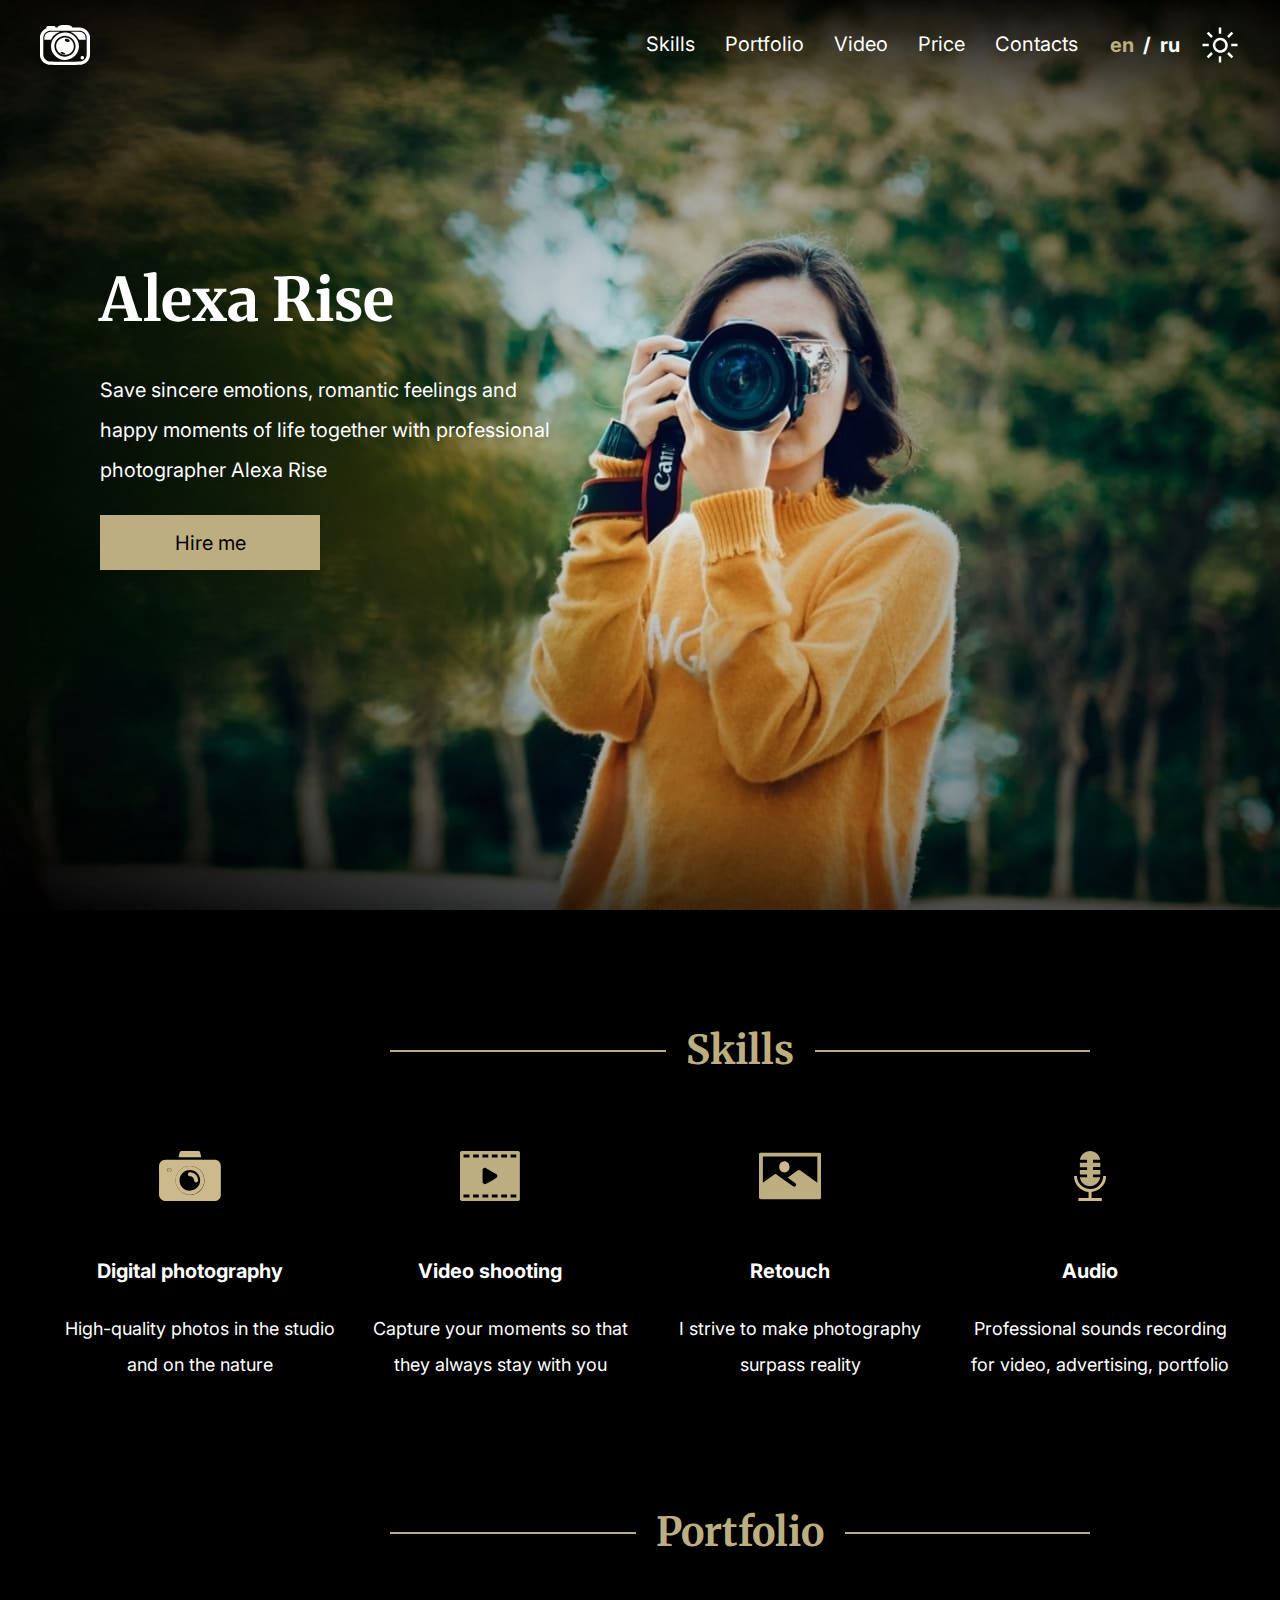
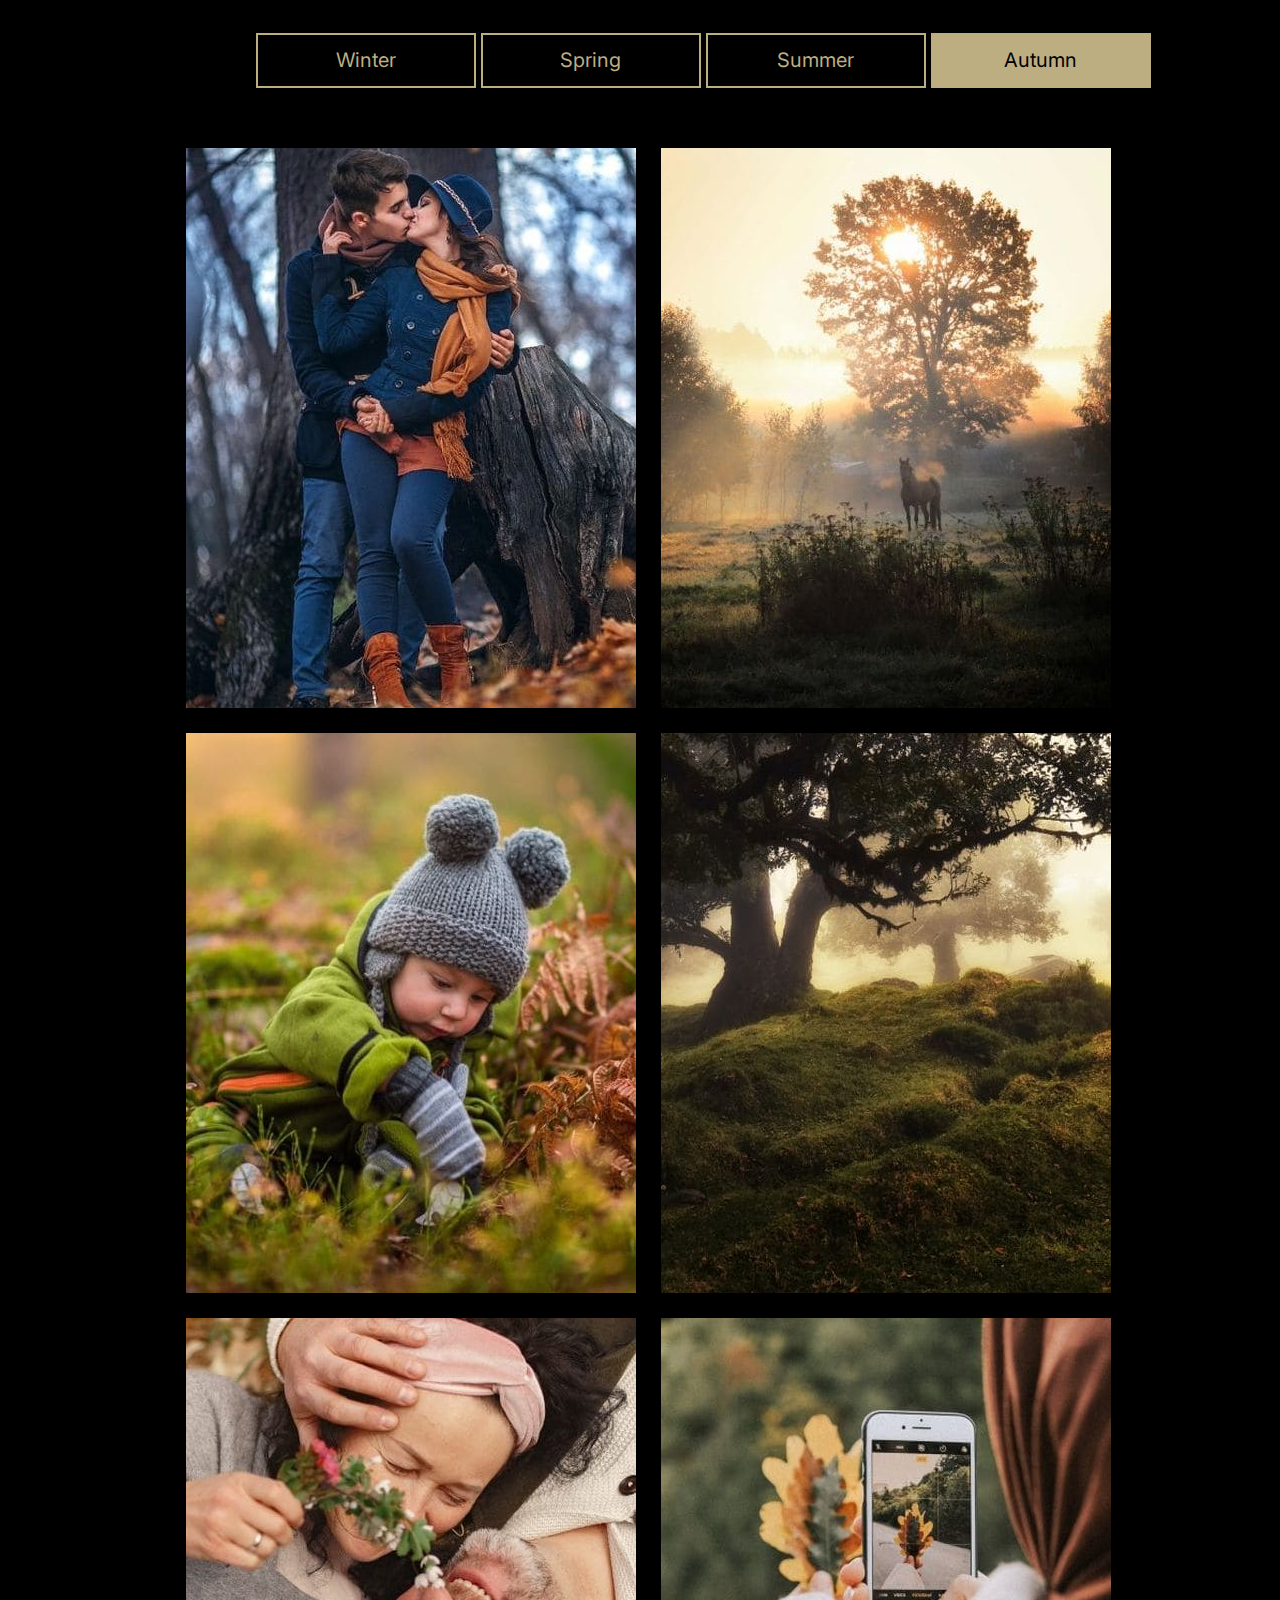
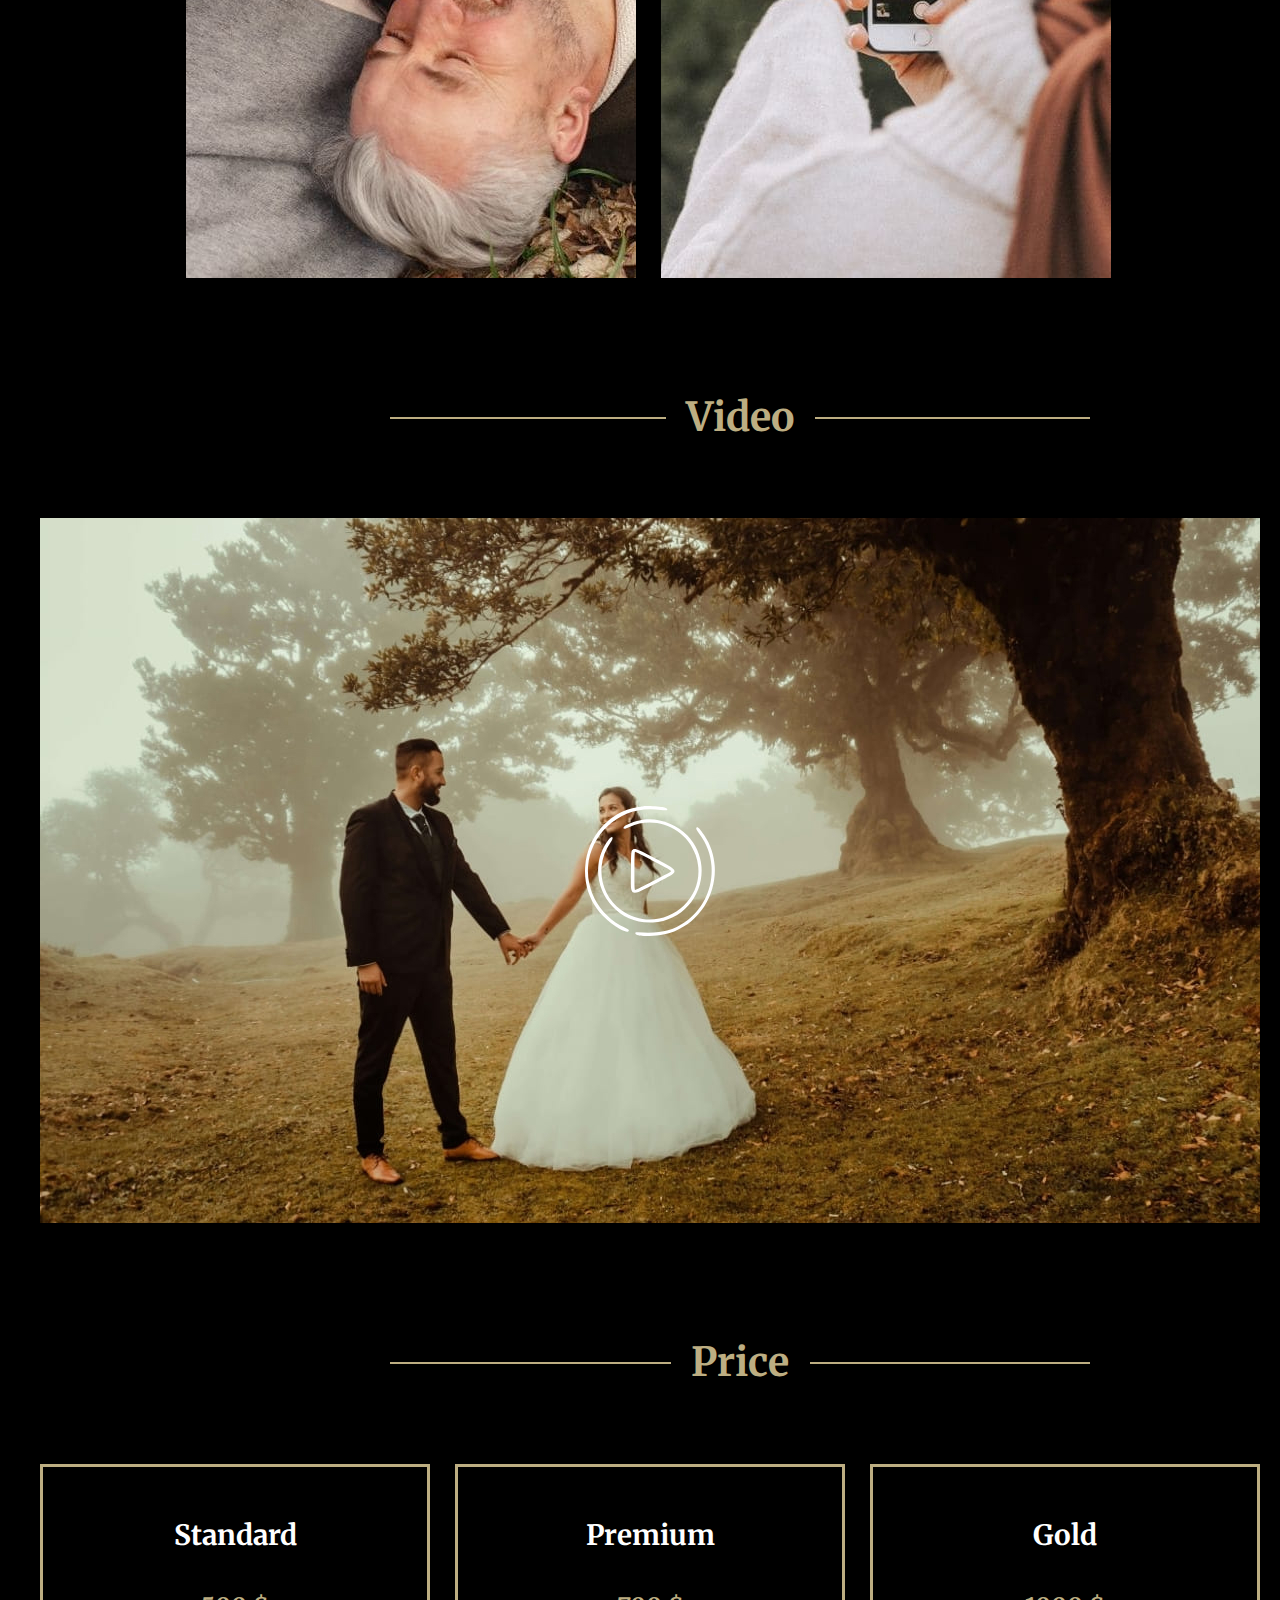
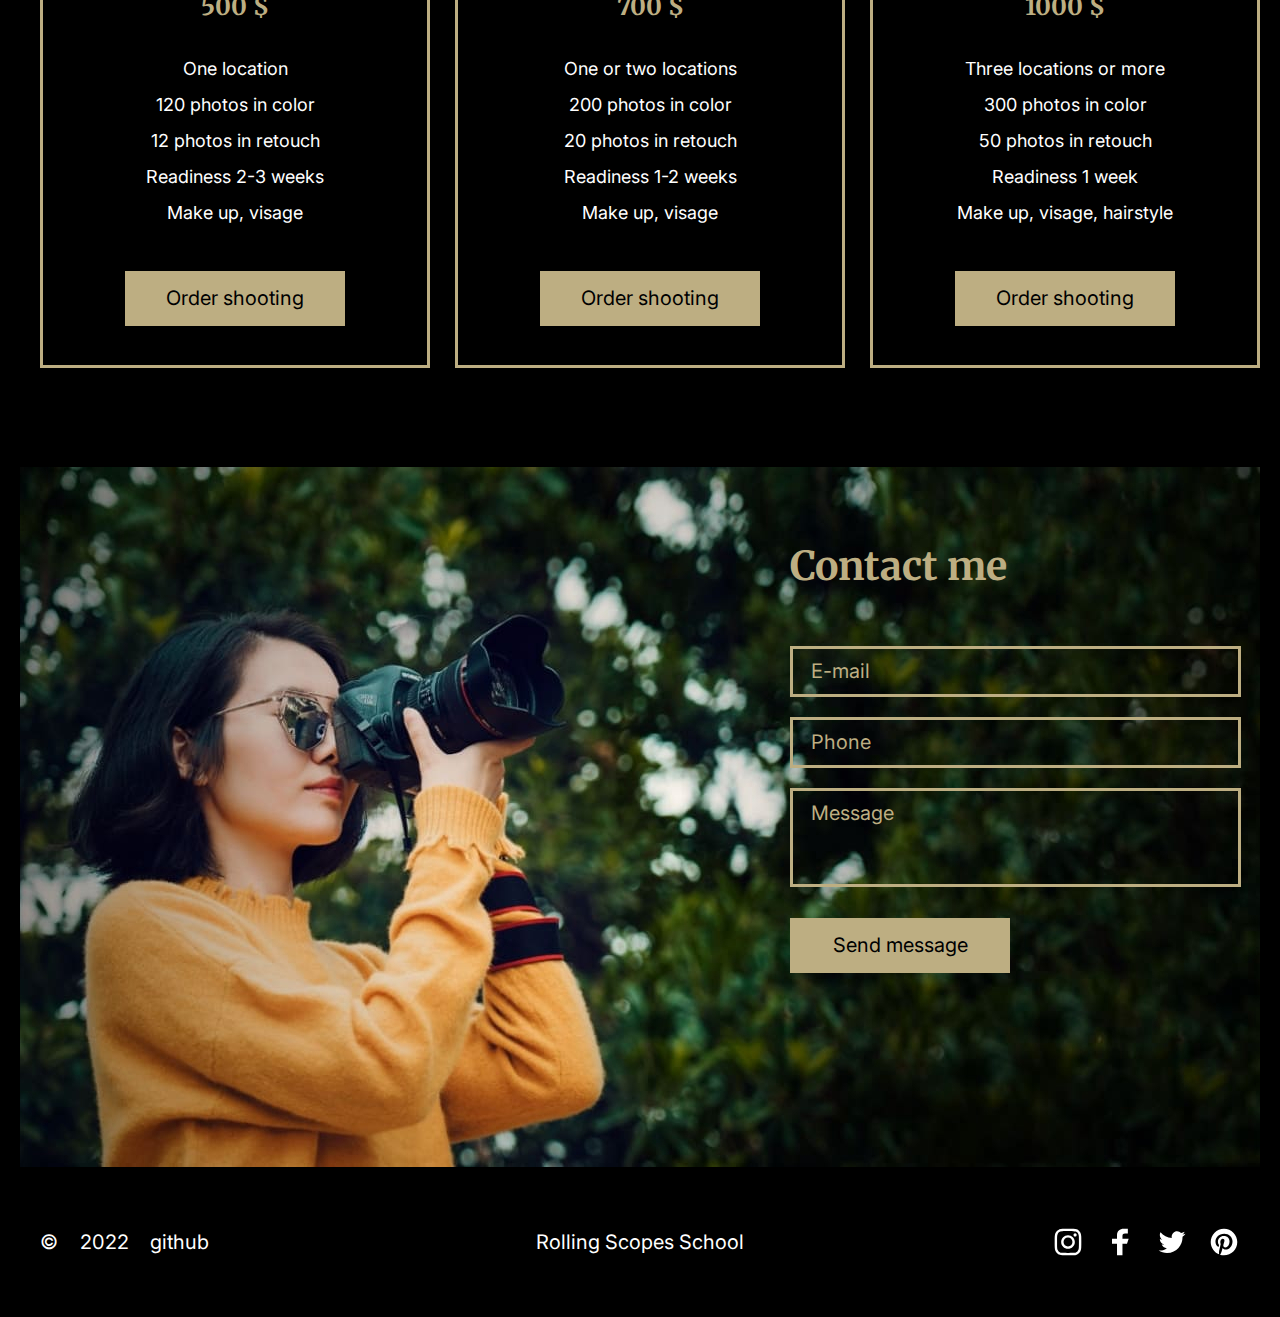
<file: portfolio/index.html>
<!DOCTYPE html>
<html lang="en">

<head>
    <meta charset="utf-8">
    <meta http-equiv="X-UA-Compatible" content="IE=edge">
    <meta name="viewport" content="width=device-width, initial-scale=1.0">
    <title>Portfolio</title>

    <link href="https://fonts.googleapis.com/css?family=Merriweather:400,700&display=swap&subset=cyrillic-ext"
        rel="stylesheet" />
    <link rel="preconnect" href="https://fonts.gstatic.com" crossorigin>
    <link
        href="https://fonts.googleapis.com/css2?family=Inter:wght@400;700&family=Merriweather:wght@700&display=swap&subset=cyrillic-ext"
        rel="stylesheet">

    <link rel="stylesheet" href="./style.css">
    <link rel="stylesheet" href="" class="style">

    <link rel="icon" href="assets/logo.ico">
</head>

<body>
    <header class="header">
        <div class="container header-container">
            <div class="header-logo"></div>
            <nav class="header-nav close">
                <ul class="header-nav-list">
                    <li class="header-nav-item"><a href="#skills" class="nav-link" data-i18="skills">Skills</a></li>
                    <li class="header-nav-item"><a href="#portfolio" class="nav-link" data-i18="portfolio">Portfolio</a>
                    </li>
                    <li class="header-nav-item"><a href="#video" class="nav-link" data-i18="video">Video</a></li>
                    <li class="header-nav-item"><a href="#price" class="nav-link" data-i18="price">Price</a></li>
                    <li class="header-nav-item"><a href="#contacts" class="nav-link" data-i18="contacts">Contacts</a>
                    </li>
                </ul>
            </nav>
            <div class="languages">
                <div class="eng lang-active" id="eng">en</div>
                <div class="slash">/</div>
                <div class="ru" id="rus">ru</div>
            </div>
            <div class="header-burger burger">
                <span class="burger-line burger-line-1"></span>
                <span class="burger-line burger-line-2"></span>
                <span class="burger-line burger-line-3"></span>
            </div>
            <div class="sun"></div>

        </div>
    </header>

    <main class="main">
        <section class="container hero-container">

            <div class="hero-section">
                <h1 data-i18="hero-title">Alexa Rise</h1>
                <div class="about-hero">
                    <p data-i18="hero-text">Save sincere emotions, romantic feelings and happy moments of life together
                        with professional
                        photographer Alexa Rise</p>
                </div>
                <button class="fill-button" data-i18="hire">Hire me</button>
            </div>

        </section>
        <section class="container" id="skills">
            <div class="header-two">
                <h2 class="section-title" data-i18="skills">Skills</h2>
            </div>
            <div class="skills-items">
                <div class="skill-item">
                    <h4 data-i18="skill-title-1">Digital photography</h4>
                    <div class="skill-about">
                        <p data-i18="skill-text-1">High-quality photos in the studio and on the nature</p>
                    </div>
                </div>
                <div class="skill-item">
                    <h4 data-i18="skill-title-2">Video shooting</h4>
                    <div class="skill-about">
                        <p data-i18="skill-text-2">Capture your moments so that they always stay with you</p>
                    </div>
                </div>
                <div class="skill-item">
                    <h4 data-i18="skill-title-3">Retouch</h4>
                    <div class="skill-about theme">
                        <p data-i18="skill-text-3">I strive to make photography surpass reality</p>
                    </div>
                </div>
                <div class="skill-item">
                    <h4 data-i18="skill-title-4">Audio</h4>
                    <div class="skill-about">
                        <p data-i18="skill-text-4">Professional sounds recording for video, advertising, portfolio</p>
                    </div>
                </div>
            </div>
        </section>
        <section class="container" id="portfolio">
            <div class="header-two">
                <h2 class="section-title" data-i18="portfolio">Portfolio</h2>
            </div>
            <div class="portfolio-buttons">
                <button class="empty-button" data-i18="winter">Winter</button>
                <button class="empty-button" data-i18="spring">Spring</button>
                <button class="empty-button" data-i18="summer">Summer</button>
                <button class="empty-button empty-button-active" data-i18="autumn">Autumn</button>
            </div>
            <div class="gallery">
                <img src="./assets/img/autumn/1.jpg" alt="portfolio image" class="portfolio-img">
                <img src="./assets/img/autumn/2.jpg" alt="portfolio image" class="portfolio-img">
                <img src="./assets/img/autumn/3.jpg" alt="portfolio image" class="portfolio-img">
                <img src="./assets/img/autumn/4.jpg" alt="portfolio image" class="portfolio-img">
                <img src="./assets/img/autumn/5.jpg" alt="portfolio image" class="portfolio-img">
                <img src="./assets/img/autumn/6.jpg" alt="portfolio image" class="portfolio-img">
            </div>
        </section>
        <section class="container" id="video">
            <div class="header-two">
                <h2 class="section-title" data-i18="video">Video</h2>
            </div>
            <div class="video-player">
                <div class="play-button"></div>
            </div>
        </section>
        <section class="container" id="price">

            <div class="header-two">
                <h2 class="section-title" data-i18="price">Price</h2>
            </div>
            <div class="price-cards">
                <div class="price-card">
                    <h3>Standard</h3>
                    <div class="cost">
                        <p>500 $</p>
                    </div>
                    <div class="description">
                        <p><span class="desc-span" data-i18="price-description-1-span-1">One location</span><span
                                class="desc-span" data-i18="price-description-1-span-2">120 photos in
                                color</span><span class="desc-span" data-i18="price-description-1-span-3">12 photos in
                                retouch</span><span class="desc-span" data-i18="price-description-1-span-4">Readiness
                                2-3 weeks</span><span class="desc-span" data-i18="price-description-1-span-5">Make up,
                                visage</span></p>
                    </div>
                    <button class="fill-button price-button" data-i18="order">Order shooting</button>
                </div>
                <div class="price-card">
                    <h3>Premium</h3>
                    <div class="cost">
                        <p>700 $</p>
                    </div>
                    <div class="description">
                        <p><span class="desc-span" data-i18="price-description-2-span-1">One or two
                                locations</span><span class="desc-span" data-i18="price-description-2-span-2">200 photos
                                in
                                color</span><span class="desc-span" data-i18="price-description-2-span-3">20 photos in
                                retouch</span><span class="desc-span" data-i18="price-description-2-span-4">Readiness
                                1-2 weeks</span><span class="desc-span" data-i18="price-description-2-span-5">Make up,
                                visage</span></p>
                    </div>
                    <button class="fill-button price-button" data-i18="order">Order shooting</button>

                </div>
                <div class="price-card">
                    <h3>Gold</h3>
                    <div class="cost">
                        <p>1000 $</p>
                    </div>
                    <div class="description">
                        <p><span class="desc-span" data-i18="price-description-3-span-1">Three locations or
                                more</span><span class="desc-span" data-i18="price-description-3-span-2">300 photos
                                in color</span><span class="desc-span" data-i18="price-description-3-span-3">50 photos
                                in retouch</span><span class="desc-span" data-i18="price-description-3-span-4">Readiness
                                1 week</span><span class="desc-span" data-i18="price-description-3-span-5">Make up,
                                visage,
                                hairstyle</span></p>
                    </div>
                    <button class="fill-button price-button" data-i18="order">Order shooting</button>
                </div>
            </div>
        </section>
        <section class="container">
            <div class="contacts" id="contacts">
                <div class="contacts-board">
                    <div class="header-contact">
                        <h2 class="section-title h2-contact" data-i18="contact-me">Contact me</h2>
                        <input type="email" class="email" placeholder="E-mail">
                        <input type="tel" class="email" placeholder="Phone" data-i18="phone">
                        <textarea name="message" class="message" id="message" cols="30" rows="10" placeholder="Message"
                            data-i18="message"></textarea>
                        <button class="fill-button" data-i18="send-message">Send message</button>
                    </div>
                </div>


            </div>
        </section>
    </main>

    <footer class="footer">
        <div class="container">
            <div class="footer-container">
                <div class="footer-links copyright">
                    <p>&copy;</p>
                    <p>2022</p><a href="https://github.com/MarmurokP" class="github-link">github</a>
                </div>
                <div class="footer-links"><a href="https://rs.school/js-stage0/" class="rs-link">Rolling Scopes
                        School</a>
                </div>

                <div class="footer-links">
                    <ul class="footer-nav-list">
                        <li class="footer-nav-item"><a href="https://www.instagram.com/" class="social-link"></a></li>
                        <li class="footer-nav-item"><a href="https://www.facebook.com/" class="social-link"></a></li>
                        <li class="footer-nav-item"><a href="https://www.twitter.com/" class="social-link"></a></li>
                        <li class="footer-nav-item"><a href="https://www.pinterest.com/" class="social-link"></a></li>
                    </ul>
                </div>
            </div>


        </div>
    </footer>

    <script type="module" src="./script/index.js"></script>
</body>

</html>
</file>
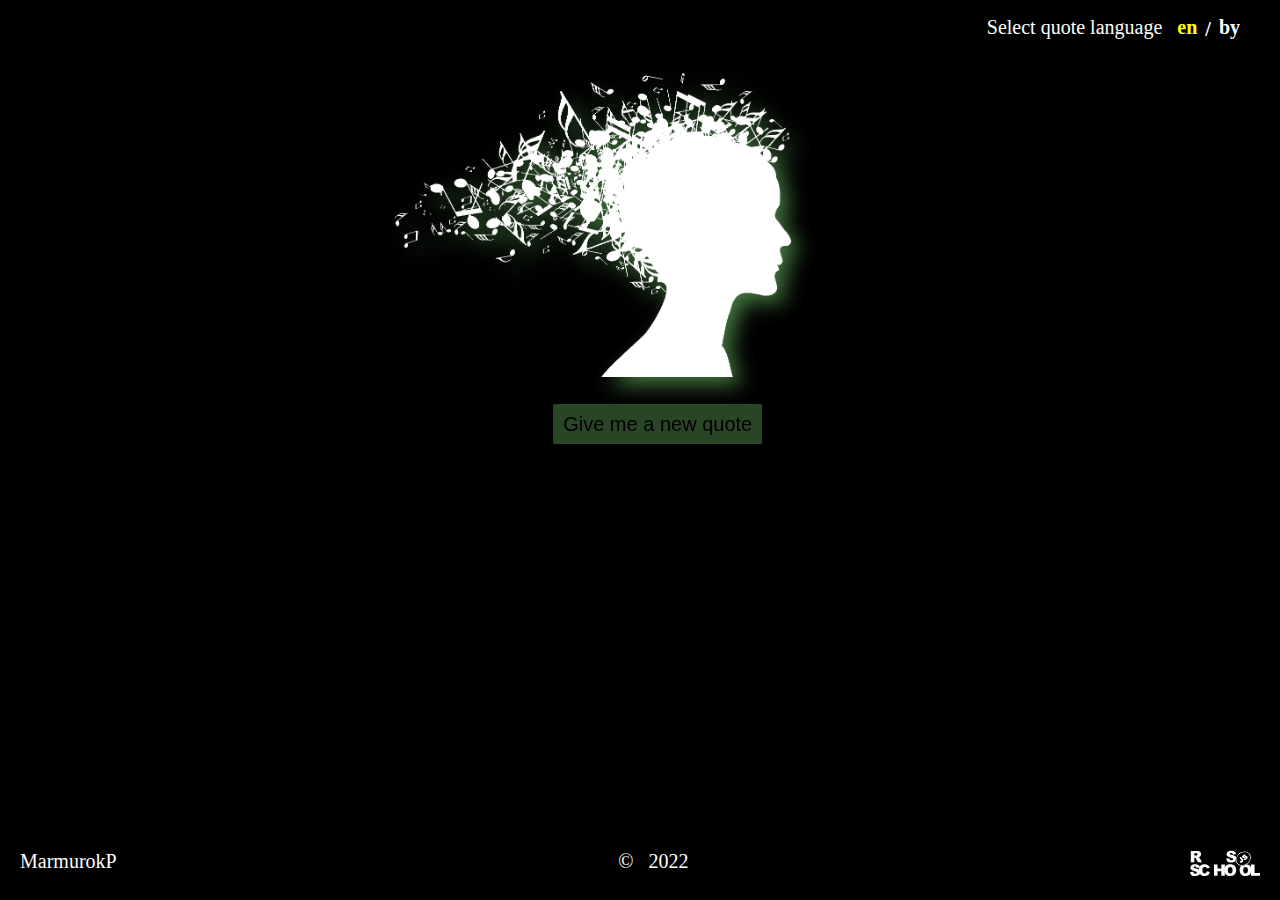
<file: random-jokes/index.html>
<!DOCTYPE html>
<html lang="en">

<head>
    <meta charset="UTF-8">
    <meta http-equiv="X-UA-Compatible" content="IE=edge">
    <meta name="viewport" content="width=device-width, initial-scale=1.0">
    <title>Random Jokes</title>


    <link href="https://fonts.googleapis.com/css?family=Caveat:600&display=swap&subset=cyrillic-ext" rel="stylesheet" />
    <link
        href="https://fonts.googleapis.com/css?family=Roboto+Serif:500,600,900,500italic&display=swap&subset=cyrillic-ext"
        rel="stylesheet" />
    <link href="https://fonts.googleapis.com/css?family=Dancing+Script:500&display=swap&subset=cyrillic-ext"
        rel="stylesheet" />
    <link rel="stylesheet" href="./style.css">
</head>


<body>
    <header>
        <div class="container">
            <div class="change-language">
                <div class="joke-language">Select quote language</div>
                <div class="languages">
                    <div class="lang eng lang-active">en</div>
                    <div class="slash">/</div>
                    <div class="lang by">by</div>
                </div>
            </div>
        </div>
    </header>

    <main>
        <div class="container joke-container">
            <div class="img-container"></div>
            <div class="jokes">
                <button class="change-joke">Give me a new quote</button>
                <div class="random-joke">
                    <p class="text"></p>
                    <div class="author"></div>
                </div>
            </div>

        </div>
    </main>

    <footer>
        <div class="container">
            <div class="footer-container">
                <div class="footer-links">
                    <a href="https://github.com/MarmurokP" class="github-link">MarmurokP</a>
                </div>
                <div class="footer-links copyright">
                    <p>&copy; <span class="year-span">2022</span></p>
                </div>
                <div class="footer-links"><a href="https://rs.school/js/" class="rs-link"></a>
                </div>


            </div>


        </div>
    </footer>


    <script src="./index.js"></script>
</body>

</html>
</file>
<file: portfolio/style.css>
:root {
    --color-gold: #bdae82;
    --color-black: #000;
    --color-white: #ffffff;
    --font1: 60px;
    --font2: 40px;
    --font3: 20px;
  }

  @media(max-width: 768px){
      :root{
          --font1: 32px;
          --font2: 20px;
          --font3: 18px;
      }
  }

html{
    scroll-behavior: smooth;
    background-color: var(--color-black);
}

body{
    margin: 0;
}

li{
    list-style: none;
}

ul{
    padding: 0;
}

.container{
    max-width: 1440px;
    margin: 0 auto;
    padding: 0 20px;     
}


h4{
    padding: 0;
    margin: 0;
}


.header-container{
    display: flex;  
    background: url(./assets/img/bg.jpg);   
    background-repeat: no-repeat;
    background-position: center 0;    
    min-height: 90px;         
}

.header-logo{
    display: flex;
    margin-top: 20px;
    margin-left: 20px;
    width: 50px;
    height: 50px; 
    background-image: url(./assets/svg/logo.svg); 
    background-size: contain;
    background-repeat: no-repeat;
    transition: .3s; 
    cursor: pointer;   
}

.header-logo:hover{
    filter: invert(15%) sepia(22%) saturate(470%) hue-rotate(5deg) brightness(80%) contrast(87%);    
}

.header-nav{
    margin-left: auto;
}

.header-nav-list{
    display: flex;
    justify-content: flex-end;
    align-items: center;
    list-style: none;
}

.nav-link{
    display: flex;
    text-decoration: none;    
    padding: 0 15px;   
    line-height:57px;
    font-family: Inter;
    font-style: normal;
    font-weight: 400;
    font-size: var(--font3);
    color: var(--color-white);
    transition: .3s;
}

.nav-link:hover{
    color: var(--color-gold);
}

.languages{
display: flex;
justify-content: flex-end;
align-items: center;
margin-right: 20px;
}

.eng{
    padding-left: 17px;
    line-height: 50px;
    font-family: Inter;
    font-style: normal;
    font-weight: 700;
    font-size: var(--font3);
    color: var(--color-white);
    cursor: pointer;
}

.slash{
    padding: 0 9px;
    line-height: 50px;
    font-family: Inter;
    font-style: normal;
    font-weight: 700;
    font-size: var(--font3);
    color: var(--color-white);
}

.ru{
    padding: 0;
    line-height: 50px;
    font-family: Inter;
    font-style: normal;
    font-weight: 700;
    font-size: var(--font3);
    color: var(--color-white);
    cursor: pointer;
}

.lang-active{
    color: var(--color-gold);
}

.sun{
    display: flex;
    margin: 25px 20px 0 0;
    width: 40px;
    height: 40px;
    background-image: url(./assets/svg/sun.svg);
    background-size: contain;
    background-repeat: no-repeat;
    transition: .3s;
    cursor: pointer;
}

.sun:hover{
    filter: invert(15%) sepia(22%) saturate(470%) hue-rotate(5deg) brightness(80%) contrast(87%);    
}

.moon{
    display: flex;
    margin: 25px 20px 0 0;
    width: 40px;
    height: 40px;
    background-image: url(./assets/svg/moon.svg);
    background-size: contain;
    background-repeat: no-repeat;
    transition: .3s;
    cursor: pointer;
}

.moon:hover{
    filter: invert(78%) sepia(20%) saturate(516%) hue-rotate(7deg) brightness(88%) contrast(82%);    
}

.header-two{
    margin-left: 370px;
    text-align: center;
   position: relative;
    max-width: 700px;
    overflow-x: hidden;
    margin-bottom: 28px;
}

h2{

font-family: Merriweather;
font-style: normal;
font-weight: bold;
font-size: var(--font2);
line-height: 80px;
color: var(--color-gold);
}

h2::before{
    content: "";    
  position: absolute;
  width: 350px;
  height: 2px;
  top: 50%;
 margin-left: calc(-50% - 20px);
  background-color: var(--color-gold);    
}

h2::after{
    content: "";    
  position: absolute;
  width: 350px;
  height: 2px;
  top: 50%;
  margin-left: 21px;
  background-color: var(--color-gold);    
}

.fill-button{
    border: 0;
    width: 220px;
    height: 55px;
    background-color: var(--color-gold);
    font-family: Inter;
    font-weight: 400;
    font-size: 20px;
    line-height: 40px;
    cursor: pointer;
    transition: .3s;
}

.fill-button:hover{
    color: var(--color-white);
}

.fill-button:focus{
    outline: 0;
}

.clicked{
background: var(--color-gold);
animation: button-click 1s linear;
}

@keyframes button-click {
    0% { 
      box-shadow:0 0 0 #fff;
    }
    33% {
      box-shadow: 0 0 0 1em rgba(255,255,255,.2)
    }
    
    66% {
      box-shadow: 0 0 0 2em rgba(255,255,255,0);
    }
}
/*hero landing*/

.hero-container{
display: flex;
background-image: url(./assets/img/bg.jpg);
background-repeat: no-repeat;
background-position: center -90px;
min-height: 820px;
margin-bottom: 67px;
}

.hero-section{   
align-items: center;
padding-left: 80px;
max-width: 500px;
height: 330px;

}

h1{
padding-top: 110px;  
margin-bottom: 0;
font-family: Merriweather;
font-style: 700;
font-weight: bold;
font-size: var(--font1);
line-height: 120px;
color: var(--color-white);
}

.about-hero{    
    padding: 10px 0;
    margin-bottom: 15px;
    font-family: Inter;
    font-style: normal;
    font-weight: 400;
    font-size: var(--font3);
    color: var(--color-white);
    line-height: 40px;
    max-width: 470px;
}

p{
    margin: 0;
}

/*skills*/

.skills-items{
    display: flex;
    justify-content: space-between;
    flex-wrap: wrap;
    min-height: 240px;
    text-align: center;
    margin: 0 20px;
    padding-bottom: 67px;
}

.skill-item{
    max-width: 320px;
    background-position: center top;  
    background-repeat: no-repeat;
    
}

.skill-item:nth-child(1){
    background-image: url(./assets/svg/camera1.svg);
    background-size: 62px 50px;
}

.skill-item:nth-child(2){
    background-image: url(./assets/svg/video.svg);
    background-size: 62px 50px;
}

.skill-item:nth-child(3){
    background-image: url(./assets/svg/image1.svg);
    background-size: 62px 50px;
}

.skill-item:nth-child(4){
    background-image: url(./assets/svg/mic.svg);
    background-size: 62px 50px;
}

h4{
    font-family: Inter;
    font-style: normal;
    font-weight: 700;
    font-size: 20px;
    color: var(--color-white);
    line-height: 40px;
    padding-top: 100px;
}

.skill-about{   
    font-family: Inter;
    font-style: normal;
    font-weight: 400;
    font-size: 18px;
    color: var(--color-white);
    line-height: 36px;   
    max-width: 280px; 
    padding-left: 20px;
    padding-top: 20px;
}

/*Portfolio*/

.portfolio-buttons{
    display: flex;
    flex-wrap: wrap;
    gap: 5px;
    max-width: 895px;
    height: 55px;
    margin-left: 19%;
    text-align: center; 
    padding-bottom: 60px;  
}

.empty-button{
    border: 2px solid var(--color-gold);    
    width: 220px;
    height: 55px;
    background-color: transparent;
    font-family: Inter;
    font-weight: 400;
    font-size: 20px;
    color: var(--color-gold);
    cursor: pointer;
    transition: .3s;    
}

.empty-button:hover{   
    color: var(--color-white);
}

.empty-button-active{
    background-color: var(--color-gold);
    color: var(--color-black);
}

.gallery{
justify-content: center;
padding-bottom: 66px;
padding-left: calc(2% - 8px);
max-width: 1400px;
min-height: 1145px;
display: flex;
flex-flow: wrap;
position: relative;
gap: 25px;
}


/*Video*/

.video-player{
    max-width: 1400px;
    height: 705px;
    margin-left: 20px;
    background-image: url(./assets/img/video-player.jpg);
    background-repeat: no-repeat;
    position: relative;
    display: flex;
    align-items: center;
    justify-content: center;
    padding-bottom: 66px;
}

.play-button{
    background-image: url(./assets/svg/play-video.svg);
    position: absolute;
    width: 130px;
    height: 130px;   
    background-repeat: no-repeat;
    transform: .3s; 
    cursor: pointer;  
} 

.play-button:hover{
    filter: invert(15%) sepia(22%) saturate(470%) hue-rotate(5deg) brightness(80%) contrast(87%);    
}

/*Price*/

.price-cards{
    margin-left: 20px;
    max-width: 1400px;
  /* height: 505px; */
  display: flex;
  flex-flow: row;
  position: relative;
  column-gap: 25px; 
  margin-bottom: 99px;
}

.price-card{
    width: 450px;
    height: 458px;
    border:3px solid var(--color-gold);
    text-align: center;
    padding-top: 40px;
}

h3{
   margin: 0; 
    font-family: Merriweather;
font-style: normal;
font-weight: 700;
font-size: 28px;
line-height: 56px;
color: var(--color-white);
}

.cost {
    padding-top: 20px;
font-family: Merriweather;
font-style: normal;
font-weight: 700;
font-size: 24px;
line-height: 48px;
color: var(--color-gold);

}

.description{
    padding-top: 20px;
    margin-bottom: 40px;
    text-align: center;
    color: var(--color-white);
    font-family: Inter;
font-style: normal;
font-weight: 400;
font-size: 18px;
line-height: 36px;
}

.desc-span{
    display: block;
}

/*Contacts*/

.container .contacts{
    display: flex;
    height: 700px;
    background-image: url(./assets/img/contacts.jpg);
    background-size: auto 700px;
    background-position: center center;
    justify-content: flex-end;
}

.contacts-board{
    padding-top: 26px;
    width:450px;
    height: 445px;   
    text-align: left;
    margin-right: 20px;
}

.h2-contact{
    margin-bottom: 40px;
}

.h2-contact::before{
    display: none;
}

.h2-contact::after{
    display: none;
}

::placeholder {
  outline: none;    
    font-family: Inter;
    font-style: normal;
    font-weight: 400;
    font-size: 20px;
    line-height: 40px;
    color: var(--color-gold);    
  }

  :focus::placeholder{
      opacity: 0.5;      
  } 

.email{
    padding-left: 18px;
    font-family: Inter;
    font-style: normal;
    font-weight: 400;
    font-size: 20px;
    line-height: 40px;
    color: #ffffff;
    background-color: transparent;
    width: 425px;
    height: 43px;
    border: 3px solid var(--color-gold);
    margin-bottom: 20px;
    outline: none;
}

.message{    
    width: 425px;
    height: 89px;
    padding-left: 18px;
    font-family: Inter;
    font-style: normal;
    font-weight: 400;
    font-size: 20px;
    line-height: 40px;
    color: var(--color-white);
    background-color: transparent;   
    border: 3px solid var(--color-gold);
    margin-bottom: 20px;
    outline: none;
    resize: none;  
    margin-bottom: 27px;  
}

/*Footer*/

.footer-container{
   
   padding-left: 20px;
   padding-right: 10px;
    height: 150px;
    display: flex;
    justify-content: space-between;
    align-items: center;
}

.footer-links{
    display: flex;
    font-family: Inter;
font-style: normal;
font-weight: 400;
font-size: 20px;
line-height: 50px;
color: var(--color-white);
}

.copyright{
    width: 170px;
    height: 50px;
    display: flex;
    justify-content: space-between;
}

.github-link{ 
    padding-right: 1px;   
    text-decoration: none;
    font-family: Inter;
font-style: normal;
font-weight: 400;
font-size: 20px;
line-height: 50px;
color: var(--color-white);
transition: .3s;
}

.github-link:hover{
    color: var(--color-gold);
}

.rs-link{
    padding-left: 47px;
    text-decoration: none;
    font-family: Inter;
font-style: normal;
font-weight: 400;
font-size: 20px;
line-height: 50px;
color: var(--color-white);
transition: .3s;
}

.rs-link:hover{
    color: var(--color-gold);
}


.footer-nav-list {
    padding-left: 20px;
    list-style: none;
    display: flex;
    justify-content: space-between;
    align-items: center;
    height: 50px;
    width: 208px;
}

.footer-nav-item{
width: 188px;
background-position: center top;
background-repeat: no-repeat;

}

.social-link{
    
    text-decoration: none;
    width: 32px;
    height: 32px;
    display: block;   
}

.footer-nav-item:nth-child(1){
    background-image: url(./assets/svg/insta.svg);
    background-size: 32px 32px;  
    transition: .3s;
}
.footer-nav-item:nth-child(2){
    background-image: url(./assets/svg/fb.svg);
    background-size: 32px 32px;
    transition: .3s; 
}
.footer-nav-item:nth-child(3){
    background-image: url(./assets/svg/tw.svg);
    background-size: 32px 32px;
    transition: .3s; 
}
.footer-nav-item:nth-child(4){
    background-image: url(./assets/svg/pinterest.svg);
    background-size: 32px 32px;
    transition: .3s; 
}
.footer-nav-item:nth-child(1):hover{    
        filter: invert(15%) sepia(22%) saturate(470%) hue-rotate(5deg) brightness(80%) contrast(87%);       
}
.footer-nav-item:nth-child(2):hover{
    filter: invert(15%) sepia(22%) saturate(470%) hue-rotate(5deg) brightness(80%) contrast(87%);
}
.footer-nav-item:nth-child(3):hover{
    filter: invert(15%) sepia(22%) saturate(470%) hue-rotate(5deg) brightness(80%) contrast(87%); 
}
.footer-nav-item:nth-child(4):hover{
    filter: invert(15%) sepia(22%) saturate(470%) hue-rotate(5deg) brightness(80%) contrast(87%);
}

/*Burger*/
.burger{
    display: none;
    position: relative;
}


@media(max-width: 768px){
    .container{       
        max-width: 768px;
        margin: 0 auto;
        padding: 0 20px;
        overflow: hidden;
    }
    h1{  
        padding-top: 51px;      
        line-height: 64px;
        font-style: 400;
        font-weight: 400;        
    }
    h2{
        line-height: 40px;
    }    
        
    .header-container{                 
        background-size: auto 620px;
        background-position: -5px -30px;               
    }
    .header-logo{
        margin-left: 40px;
    }
    .header-nav{                        
        background-color: var(--color-black);     
        max-width: 620px;
        height: 1024px;
        z-index: 25;
        transition: .3s all linear;
    }
    .open{ 
        position: absolute;
        display: block;       
        right: 0;
    }
    .close{
        position: fixed;
        right: -630px;
             
    }
    .header-nav-list{        
        display: block;
        flex-direction: column; 
       padding: 134px 344px 427px 127px;
       margin: 0;
    }
    .header-nav-item{
        margin-bottom: 16px;
    }
    .nav-link{
        line-height:73px;     
        font-size: 35px; 
        padding: 0;
         
    }
    .languages{
        position: relative;
       margin-left: calc(100% - 287px);
       align-items: flex-start;
       top: 20px;
    }
    .burger { 
        top: 20px;       
        display: block;
        width: 50px; 
        height: 50px; 
        z-index: 101;   
        right: 10px;                 
    }
    .burger-line{
        display: block;
        width: 50px;
        height: 3px;
        background-color: var(--color-white);
        margin: 10px auto;        
        transition: .3s;
    }
    .burger:hover {
        cursor: pointer;                      
    }
    .burger:hover .burger-line{       
        background-color: var(--color-gold);              
    }
    .burger-cross .burger-line:nth-child(2){
        opacity: 0;
    }
    .burger-cross .burger-line:nth-child(1){        
            height: 2px;
            transform: rotate(45deg) translate(7px, 14px);
            width: 60px;        
    }
    .burger-cross .burger-line:nth-child(3){
        height: 2px;
        width: 60px;
        transform: translate(-4px, -12px) rotate(-45deg);
    }

    .sun {
        margin-top: 30px;
    }
    .moon {
        margin-top: 30px;
    }


    .hero-container{         
        min-height: 500px;
        background-position: -5px -120px;
        background-size: auto 620px;       
    }
    .hero-section{
        padding-left: 40px;
    }
    
    .about-hero{
        padding: 20px 0;
        margin-bottom: 39px;
        line-height: 24px;
        max-width: 390px;
        font-size:20px;
    }  
    /*Skills*/

    .header-two{
        margin-left: 180px;
        margin-top: 72px;
        max-width: 367px; 
        margin-bottom: 40px;       
    }
    h2{
        font-size: 32px;
        line-height: 40px;
    }
    h2::before{
        margin-left: calc(-50% + 23px);
        width: 140px;
    }
    h2::after{
        margin-left: 22px;
        width: 140px;
    }
    h4{
        padding-top: 80px;
    }
    .skills-items{
        margin: 0 52px 14px;
    }
    .skill-item{       
       max-width: 304px;
    }
    .skill-item:nth-child(1){
       margin-bottom: 75px;
    }
    .skill-about{
        line-height: 22px;
        padding-left: 0;
    }

    /*Portfolio*/

    .portfolio-buttons{      
        padding: 5px 0 120px;
        margin-left: 19.5%;        
    }
   
    .gallery{        
        padding: 0;
    }

    /*Video*/

    .video-player{             
        margin-left: calc(50% - 50vw);
        width: 100vw;
        height: 423px;
        background-size: auto 98%;
        background-position: -5px 7px;
        padding-bottom: 0;       
    }
    .play-button{
        margin: 8px 4px 0 0;
        width: 65px;
        height: 65px;
        background-size: cover;
    }

    /*Prices*/

    .price-cards{
        padding-top: 5px;
        margin: 0 0 80px 0;
        flex-wrap: wrap;
        justify-content: center;
        gap: 50px;
    }
    .price-card{
        width: 414px;
        height: 460px;
        padding-top: 39px;
    }

    /*Contact*/

    .container .contacts{
        margin-left: calc(50% - 50vw);
        width: 100vw;
        height: 600px;
        background-size: auto 100%;
        background-position: -234px 0px;
        justify-content: center;
    }
    .contacts-board{
        display: flex;
        padding-top: 35px;
        margin: 0;          
        text-align: center;    
    }
    .h2-contact{
        
       padding: 10px 0;
    }

    /*Footer*/
    .footer-container{
        flex-direction: column;
        margin:27px 0;
        padding:0;        
        height: 126px;       
        justify-content: space-between;
        align-items: center;
    }
    .footer-links{
        line-height: 24px;
        height: auto;
        padding: 0;
    }
    .copyright{
        height: auto;
    }
    .github-link{
        line-height: 24px;
        height: auto;
    }
    .rs-link{
        line-height: 24px;
        height: auto;
        padding: 0 0 10px 0;
    }
    .footer-links{
        height: auto;
    }
    .footer-nav-list{
        padding: 0;
        margin: 0;
        height: auto;
    }
}        
@media(max-width: 500px){
   .header-nav-list{
    padding: 134px 155px 427px 195px;    
   }
}
.light-theme{
    color:#000;
    background-color: #ffffff;
}

/* .light-theme:hover{
    color: var(--color-white);
} */
</file>
<file: random-jokes/style.css>
:root{
    --color: yellow;
}

body{
    display: flex;
    flex-direction: column;
    height: 100%;
    margin: 0;
}

html{
    height: 100%;
    scroll-behavior: smooth;
    background-color: #000000;
    color: #ffffff;
    font-family: roboto;
    font-weight: 500;
    font-style: normal;
    font-size: 20px;
}

header{    
    flex: 0 0 auto;
 }
 main{    
    flex: 1 0 auto;
 }
 footer{   
    flex: 0 0 auto;
 }

li{
    list-style: none;
}

ul{
    padding: 0;
}

a {
    text-decoration: none;
    color: #ffffff;
}

p {
    padding: 0;
    margin: 0;
}
 

.container{
    max-width: 1440px;
    margin: 0 auto;
    padding: 0 20px;
}

.change-language {
    display: flex;
    flex-wrap: wrap;
    justify-content: flex-end;  
    align-items: center;  
}

.joke-language{
    margin-right: 15px;
}

.languages{
    display: flex;
    justify-content: space-around;    
    align-items: center;
    margin-right: 20px;
}

.lang{
    padding-left: 0px;
    line-height: 50px;
    font-family: Inter;
    font-style: normal;
    font-weight: 700;       
    color: #ffffff;
    cursor: pointer;
}
    
.lang-active{
 color: var(--color);
 }
    
.slash{
    padding: 4px 8px 0px 8px;
    line-height: 50px;
    font-family: Inter;
    font-style: normal;
    font-weight: 700;        
    color:#ffffff
}     
    
.joke-container{
    display: flex;
    flex-wrap: wrap; 
    position: relative;  
}

.img-container{
    position: absolute;
    margin:0px 36% 0 28%;
    padding-top: 20px;
    display: flex;
    width: 450px;
    height: 400px;
    background-image: url(./assets/lady.png);
    background-size: contain;
    background-repeat: no-repeat;
    cursor: pointer;     
    filter: invert(100%) sepia(100%) saturate(0%) hue-rotate(288deg) brightness(1) contrast(102%);
}

.jokes {  
    margin-top: 350px;
    width: 1440px;     
    align-items: center;
    justify-content: center;    
}

.change-joke{  
    padding: 5px 10px;
    height: 40px;  
    margin-bottom: 25px;
    margin-left: 43%;
    border: none;
    border-radius: 2%;
    font-size: 20px;
    background-color: blueviolet;
    transition: .3s;
    opacity: 0.6;
    cursor: pointer;
}

.change-joke:hover{
    color: #ffffff;
    opacity: 1;
    
}

.random-joke{       
    font-size: 25px; 
    font-weight: 600;  
}

.text{
    padding: 15px 20px;
    display: flex;
    max-width: 1180px;
    font-family: caveat;
    font-weight: 600;
    font-size: 45px;
}


.author{   
    max-width: 100%;
    display: flex;
    margin-left: 70%;
    padding: 15px 0;
}

.footer-container {    
    display: flex;
    flex-wrap: wrap;   
    justify-content: space-between;
}

.github-link{
    transition: .3s;
}

.github-link:hover{
    color: var(--color);
}

.copuright {
    display: inline;
    flex-wrap: wrap;
    justify-content: space-between;
}

.year-span {
    padding-left: 10px;
}

.rs-link{
    display: flex;
    width: 70px;
    height: 50px;
    background-image: url(./assets/rs_school.svg);
    background-size: contain;
    background-repeat: no-repeat;
    cursor: pointer;
    transform: .3s;
    filter: invert(100%) sepia(100%) saturate(0%) hue-rotate(288deg) brightness(102%) contrast(102%);
}

.rs-link:hover{
    filter: invert(90%) sepia(29%) saturate(4434%) hue-rotate(10deg) brightness(111%) contrast(105%);
}
</file>
